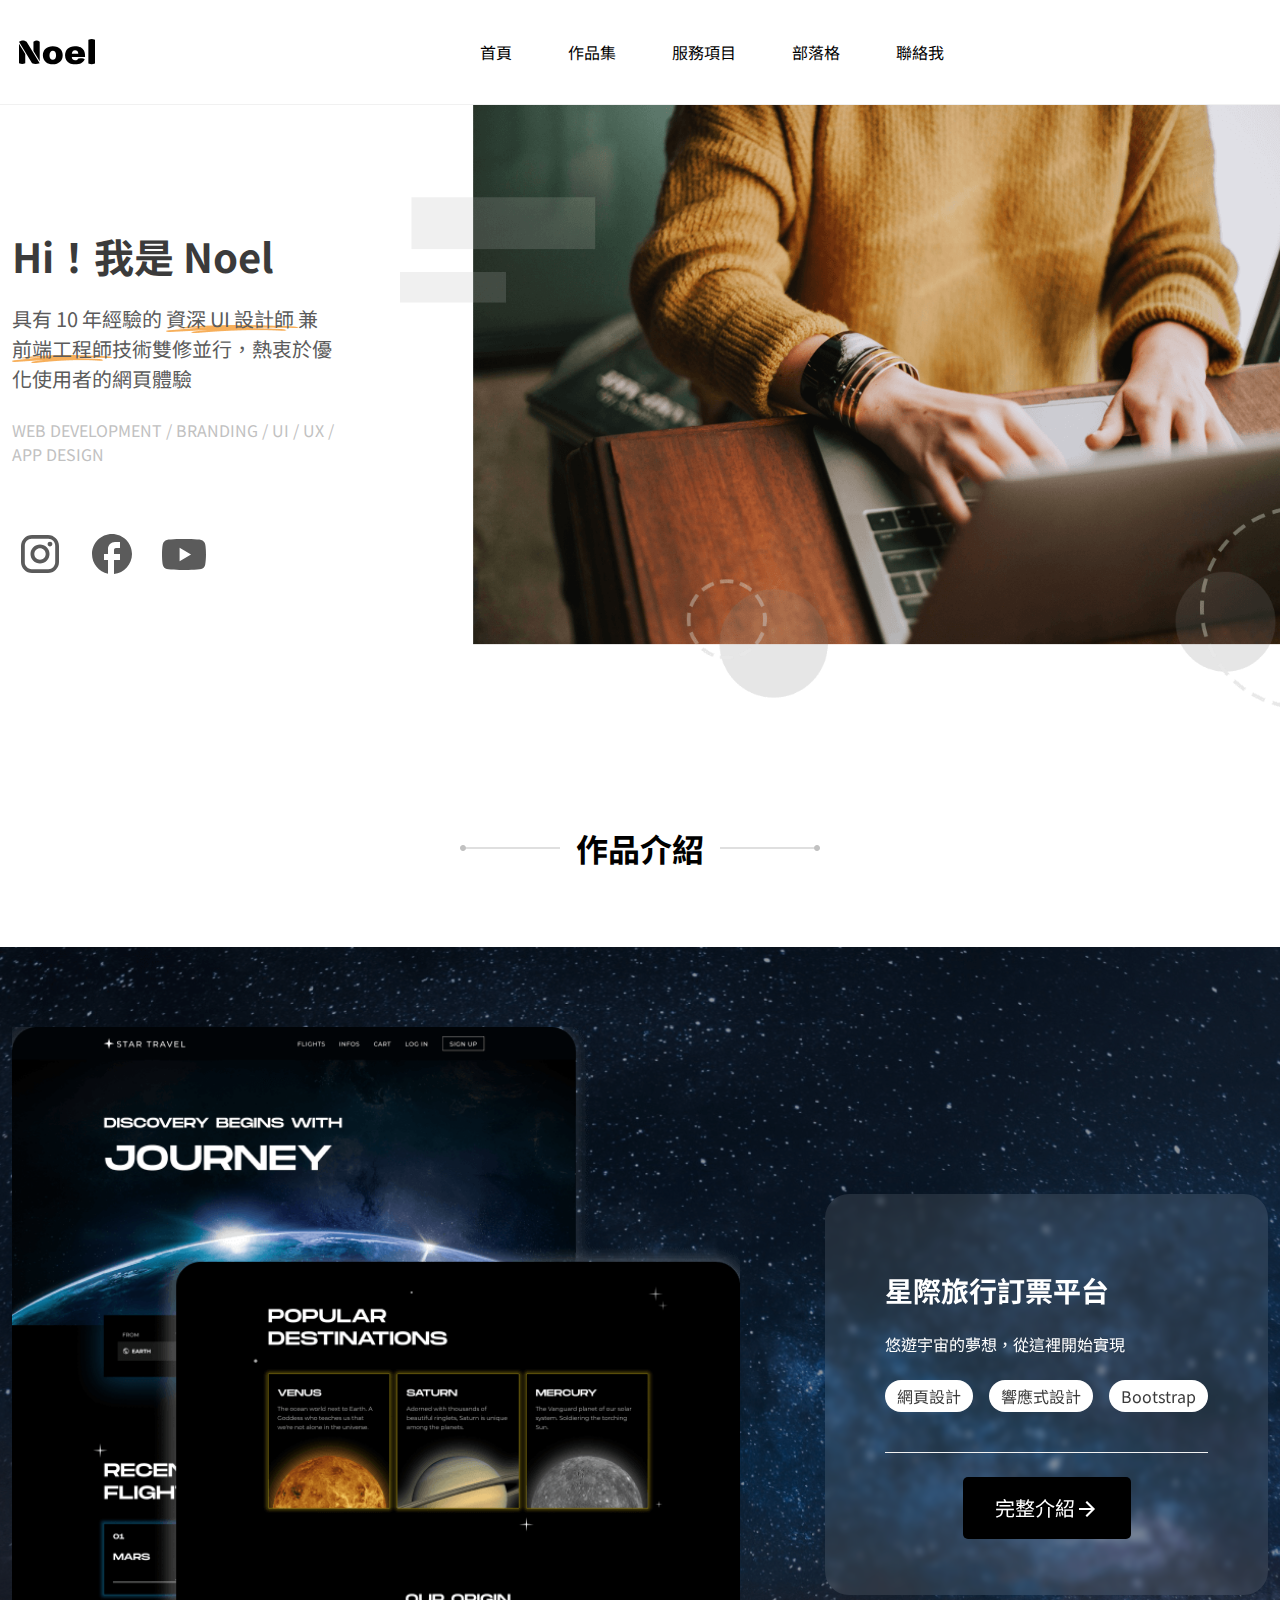
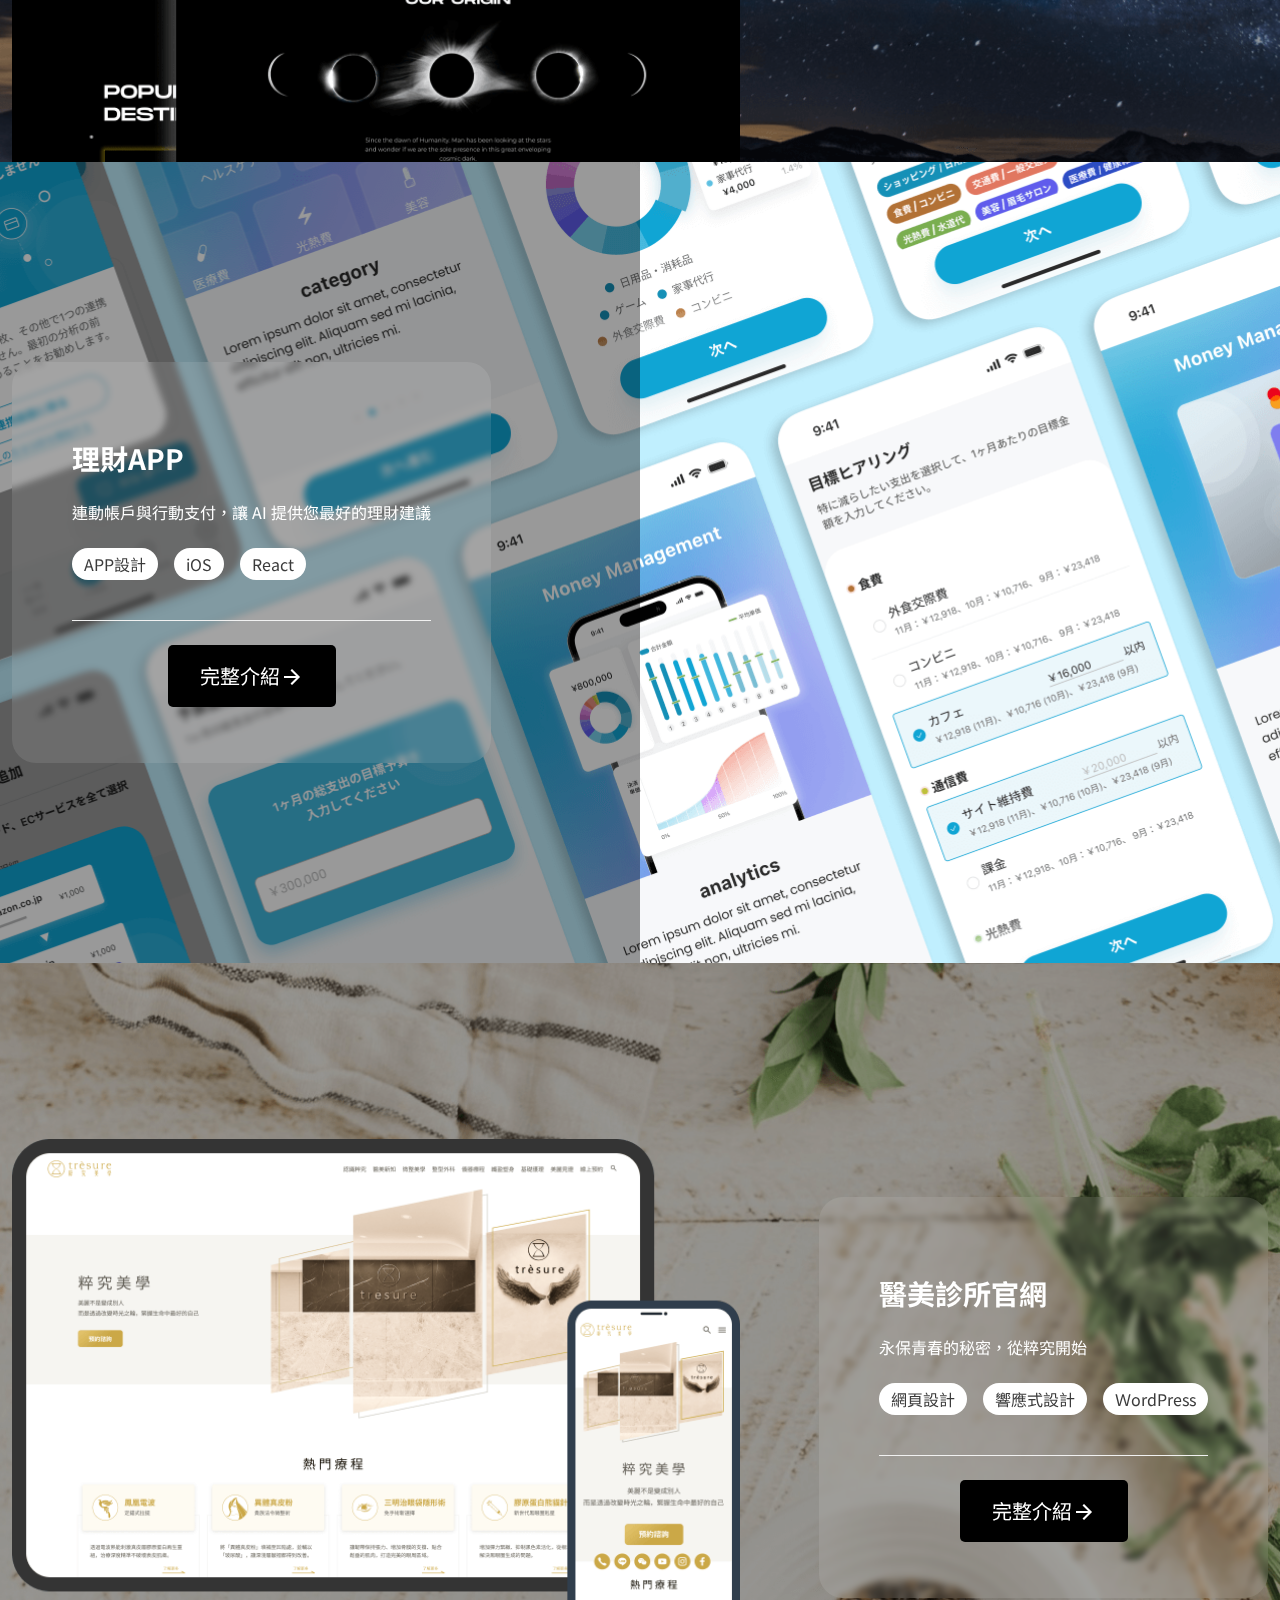
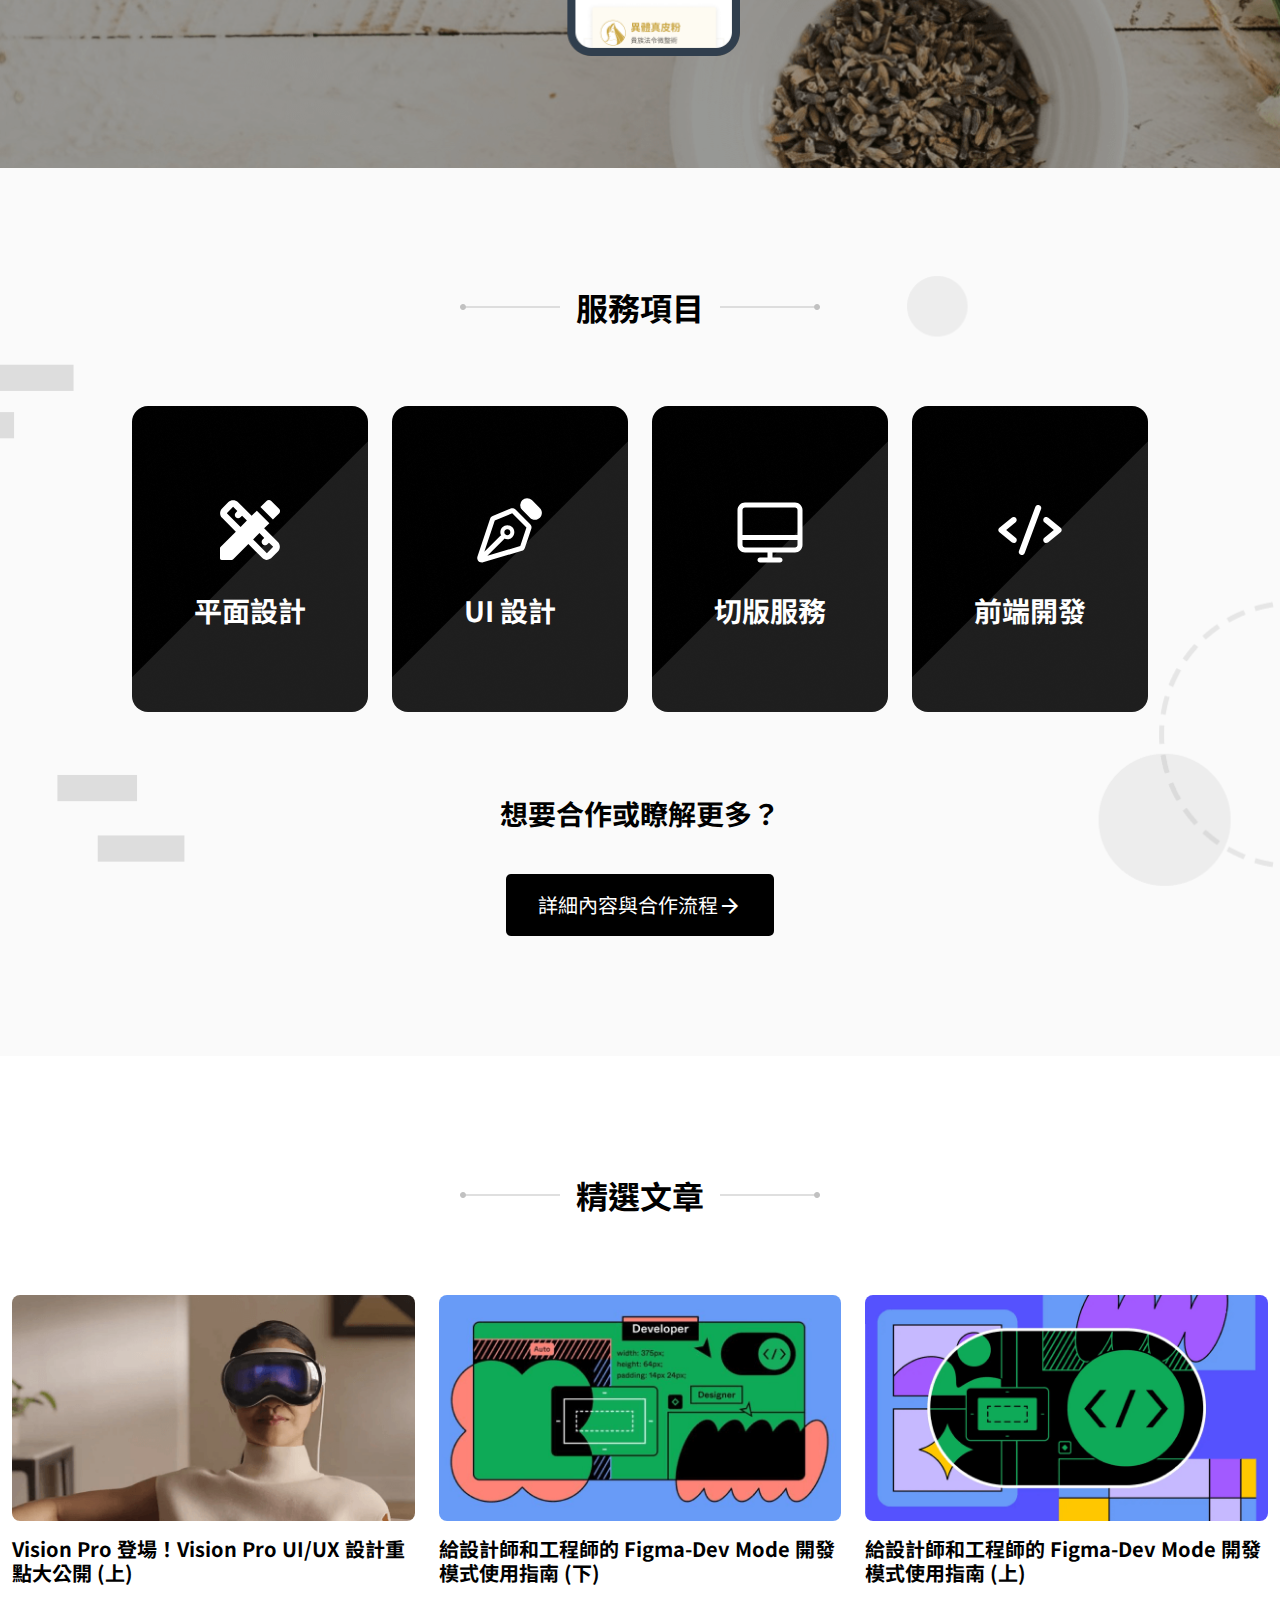
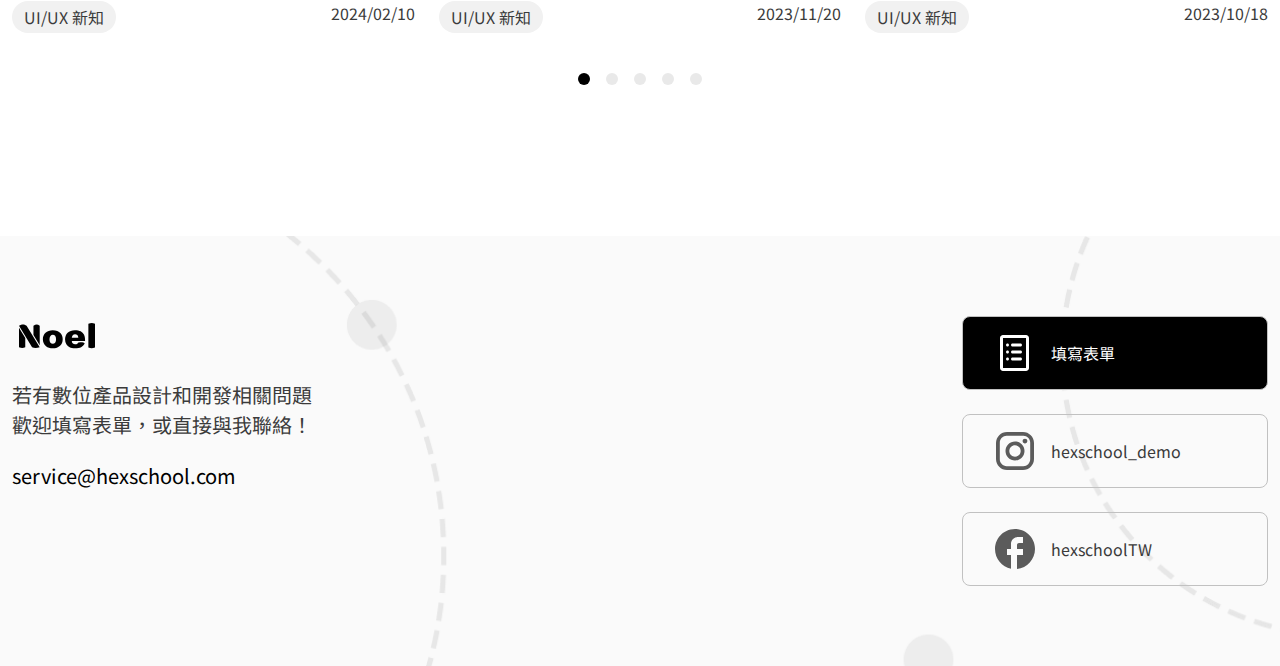
<file: index.html>
<!DOCTYPE html>
<html lang="en">

<head>
    <meta charset="UTF-8">
    <meta name="viewport" content="width=device-width, initial-scale=1.0">
    <link rel="stylesheet" href="./css/all.css">
    <link rel="stylesheet"
        href="https://fonts.googleapis.com/css2?family=Material+Symbols+Outlined:opsz,wght,FILL,GRAD@20..48,100..700,0..1,-50..200" />
    <title>首頁</title>
</head>

<body>
    <header class="header">
        <div class="container">
            <nav class="header-content">
                <h1><a href="index.html"><img src="./img/logo.svg" alt="logo"></a></h1>
                <ul class="header-content-menu">
                    <li><span class="top-border"></span><a href="index.html">首頁</a><span class="bottom-border"></span>
                    </li>
                    <li><span class="top-border"></span><a href="./pages/works.html">作品集</a><span
                            class="bottom-border"></span></li>
                    <li><span class="top-border"></span><a href="./pages/services.html">服務項目</a><span
                            class="bottom-border"></span></li>
                    <li><span class="top-border"></span><a href="./pages/blog.html">部落格</a><span
                            class="bottom-border"></span></li>
                    <li><span class="top-border"></span><a href="#contactMe">聯絡我</a><span class="bottom-border"></span>
                    </li>
                </ul>
                <button type="button" class="header-content-btn">
                    <span class="material-symbols-outlined hamburger-icon">
                        menu
                    </span>
                    <span class="material-symbols-outlined close-icon btn-close">
                        close
                    </span>
                </button>
            </nav>
        </div>
    </header>
    <main>
        <section class="home-banner">
            <div class="container">
                <div class="home-banner-content">
                    <div class="home-banner-content-text">
                        <h2 class="fs-1 fw primary-700">Hi！我是 Noel</h2>
                        <p class="fs-5 primary-600">具有 10 年經驗的 <span class="underline">資深 UI 設計師
                            </span>兼<span class="underline"> 前端工程師</span>技術雙修並行，熱衷於優化使用者的網頁體驗</p>
                        <p class="primary-400">WEB DEVELOPMENT / BRANDING / UI / UX / APP DESIGN</p>
                    </div>
                    <ul class="home-banner-content-links">
                        <li><a href="#"><img src="img/instagram.svg" alt="instagram_icon"></a></li>
                        <li><a href="#"><img src="img/facebook.svg" alt="facebook-icon"></a></li>
                        <li><a href="#"><img src="img/youtube.svg" alt="youtube-icon"></a></li>
                    </ul>
                </div>
            </div>
            <figure>
                <img src="img/hero-lg.png" alt="homepage-banner" class="imgLg-status">
                <img src="img/hero-sm.png" alt="homepage-banner-sm" class="imgSm-status">
            </figure>
        </section>
        <section class="home-title">
            <h2 class="home-title-text">
                <img src="img/title-deco-left-lg.png" alt="title-deco-left">
                作品介紹
                <img src="img/title-deco-right-lg.png"
                    alt="title-deco-right">
            </h2>
            <h2 class="home-title-text_sm  fs-4">
                <img src="img/title-deco-left-sm.png" alt="title-deco-left">
                作品介紹
                <img src="img/title-deco-right-sm.png"
                    alt="title-deco-right">
            </h2>
        </section>
        <section class="home-travel">
            <div class="container">
                <div class="home-travel-content">
                    <img src="img/homepage-work1.png" alt="homepage-work1-image">
                    <div class="home-travel-content-text primary-50">
                        <h3>星際旅行訂票平台</h3>
                        <p>悠遊宇宙的夢想，從這裡開始實現</p>
                        <ul class="home-travel-content-text-tags primary-700">
                            <li>網頁設計</li>
                            <li>響應式設計</li>
                            <li>Bootstrap</li>
                        </ul>
                        <div class="home-travel-content-text-link">
                            <a href="#" class="primary-50 fs-5">完整介紹<span class="material-symbols-outlined">
                                    arrow_forward
                                </span>
                            </a>
                        </div>
                    </div>
                </div>
            </div>
        </section>
        <section class="home-travel-mobile">
            <div class="home-travel-mobile-content">
                <div class="home-travel-mobile-content-img">
                    <img src="img/homepage-work1.png" alt="homepage-work1-image">
                </div>
                <div class="home-travel-mobile-content-text primary-50">
                    <h3 class="primary-900">星際旅行訂票平台</h3>
                    <p class="primary-600">悠遊宇宙的夢想，從這裡開始實現</p>
                    <ul class="home-travel-mobile-content-text-tags primary-700">
                        <li>網頁設計</li>
                        <li>響應式設計</li>
                        <li>Bootstrap</li>
                    </ul>
                    <div class="home-travel-mobile-content-text-link">
                        <a href="#" class="primary-50 fs-5">完整介紹<span class="material-symbols-outlined">
                                arrow_forward
                            </span>
                        </a>
                    </div>
                </div>
            </div>
        </section>
        <section class="home-app">
            <div class="container">
                <div class="home-app-content">
                    <div class="home-app-content-text primary-50">
                        <h3>理財APP</h3>
                        <p>連動帳戶與行動支付，讓 AI 提供您最好的理財建議</p>
                        <ul class="home-app-content-text-tags primary-700">
                            <li>APP設計</li>
                            <li>iOS</li>
                            <li>React</li>
                        </ul>
                        <div class="home-app-content-text-link">
                            <a href="#" class="primary-50 fs-5">完整介紹<span class="material-symbols-outlined">
                                    arrow_forward
                                </span>
                            </a>
                        </div>
                    </div>
                </div>
            </div>
        </section>
        <section class="home-app-mobile">
            <div class="home-app-mobile-content">
                <div class="home-app-mobile-content-img">
                    <img src="img/homepage-work2-sm.png" alt="homepage-work2-sm">
                </div>
                <div class="home-app-mobile-content-text primary-50">
                    <h3 class="primary-900">理財APP</h3>
                    <p class="primary-600">連動帳戶與行動支付，讓 AI 提供您最好的理財建議</p>
                    <ul class="home-app-mobile-content-text-tags primary-700">
                        <li>APP設計</li>
                        <li>iOS</li>
                        <li>React</li>
                    </ul>
                    <div class="home-app-mobile-content-text-link">
                        <a href="#" class="primary-50 fs-5">完整介紹<span class="material-symbols-outlined">
                                arrow_forward
                            </span>
                        </a>
                    </div>
                </div>
            </div>
        </section>
        <section class="home-clinic">
            <div class="container">
                <div class="home-clinic-content">
                    <img src="img/homepage-work3.png" alt="homepage-work3-image">
                    <div class="home-clinic-content-text primary-50">
                        <h3>醫美診所官網</h3>
                        <p>永保青春的秘密，從粹究開始</p>
                        <ul class="home-clinic-content-text-tags primary-700">
                            <li>網頁設計</li>
                            <li>響應式設計</li>
                            <li>ＷordPress</li>
                        </ul>
                        <div class="home-clinic-content-text-link">
                            <a href="#" class="primary-50 fs-5">完整介紹<span class="material-symbols-outlined">
                                    arrow_forward
                                </span>
                            </a>
                        </div>
                    </div>
                </div>
            </div>
        </section>
        <section class="home-clinic-mobile">
            <div class="home-clinic-mobile-content">
                <div class="home-clinic-mobile-content-img">
                    <img src="img/homepage-work3.png" alt="homepage-work3-image">
                </div>
                <div class="home-clinic-mobile-content-text primary-50">
                    <h3 class="primary-900">醫美診所官網</h3>
                    <p class="primary-600">永保青春的秘密，從粹究開始</p>
                    <ul class="home-clinic-mobile-content-text-tags primary-700">
                        <li>網頁設計</li>
                        <li>響應式設計</li>
                        <li>ＷordPress</li>
                    </ul>
                    <div class="home-clinic-mobile-content-text-link">
                        <a href="#" class="primary-50 fs-5">完整介紹<span class="material-symbols-outlined">
                                arrow_forward
                            </span>
                        </a>
                    </div>
                </div>
            </div>
        </section>
        <section class="home-services">
            <div class="home-title">
                <h2 class="home-title-text">
                    <img src="img/title-deco-left-lg.png" alt="title-deco-left">
                    服務項目
                    <img src="img/title-deco-right-lg.png"
                        alt="title-deco-right">
                </h2>
                <h2 class="home-title-text_sm fs-4">
                    <img src="img/title-deco-left-sm.png" alt="title-deco-left">
                    服務項目
                    <img src="img/title-deco-right-sm.png"
                        alt="title-deco-right">
                </h2>
            </div>
            <div class="container">
                <div class="home-services-content">
                    <ul class="home-services-content-cards primary-50">
                        <li>
                            <img src="img/service-item-visual.svg" alt="visual-icon">
                            <h3>平面設計</h3>
                        </li>
                        <li>
                            <img src="img/service-item-ui.svg" alt="ui-icon">
                            <h3>UI 設計</h3>
                        </li>
                        <li>
                            <img src="img/service-item-html&css.svg" alt="html&css-icon">
                            <h3>切版服務</h3>
                        </li>
                        <li>
                            <img src="img/service-item-front-end.svg" alt="front-end-icon">
                            <h3>前端開發</h3>
                        </li>
                    </ul>
                    <div class="home-services-content-contact">
                        <p class="fs-3 font-weight-bold">想要合作或瞭解更多？</p>
                        <a href="#" class="primary-50 fs-5">詳細內容與合作流程<span class="material-symbols-outlined">
                                arrow_forward
                            </span></a>
                    </div>
                </div>
            </div>
        </section>
        <section class="home-title">
            <h2 class="home-title-text">
                <img src="img/title-deco-left-lg.png" alt="title-deco-left">
                精選文章
                <img src="img/title-deco-right-lg.png"
                    alt="title-deco-right">
            </h2>
            <h2 class="home-title-text_sm fs-4">
                <img src="img/title-deco-left-sm.png" alt="title-deco-left">
                精選文章
                <img src="img/title-deco-right-sm.png"
                    alt="title-deco-right">
            </h2>
        </section>
        <section class="home-articles">
            <div class="container">
                <div class="home-articles-content">
                    <ul class="home-articles-content-item">
                        <li>
                            <img src="img/article-image1.png" alt="article-image1">
                            <h5>Vision Pro 登場！Vision Pro UI/UX 設計重點大公開 (上)</h5>
                            <div class="home-articles-content-item-tags primary-700">
                                <p>UI/UX 新知</p>
                                <time>2024/02/10</time>
                            </div>
                        </li>
                        <li>
                            <img src="img/article-image2.png" alt="article-image2">
                            <h5>給設計師和工程師的 Figma-Dev Mode 開發模式使用指南 (下)</h5>
                            <div class="home-articles-content-item-tags primary-700">
                                <p>UI/UX 新知</p>
                                <time>2023/11/20</time>
                            </div>
                        </li>
                        <li>
                            <img src="img/article-image3.png" alt="article-image3">
                            <h5>給設計師和工程師的 Figma-Dev Mode 開發模式使用指南 (上)</h5>
                            <div class="home-articles-content-item-tags primary-700">
                                <p>UI/UX 新知</p>
                                <time>2023/10/18</time>
                            </div>
                        </li>
                    </ul>
                    <ul class="home-articles-content-pageBtn">
                        <li><a href="#" class="pageBtn-active"></a></li>
                        <li><a href="#"></a></li>
                        <li><a href="#"></a></li>
                        <li><a href="#"></a></li>
                        <li><a href="#"></a></li>
                    </ul>
                    <div class="home-articles-content-link">
                        <a href="#" class="home-articles-content-link primary-50 fs-5">更多文章<span class="material-symbols-outlined">
                            arrow_forward
                        </span></a>
                    </div>
                </div>
            </div>
        </section>
    </main>
    <footer class="footer" id="contactMe">
        <div class="container">
            <div class="footer-content">
                <ul class="footer-content-info">
                    <h1><a href="../index.html"><img src="img/logo.svg" alt="logo"></a></h1>
                    <p class="fs-5 primary-700">若有數位產品設計和開發相關問題<br>歡迎填寫表單，或直接與我聯絡！</p>
                    <h5 class="font-weight-normal primary-500"><a href="mailto:service@hexschool.com">service@hexschool.com</a></h5>
                </ul>
                <div class="footer-content-form">
                    <a href="#" class="form-active"><img src="img/list.svg" alt="list-icon">填寫表單</a>
                    <a href="#"><img src="img/instagram.svg" alt="instagram-icon">hexschool_demo</a>
                    <a href="#"><img src="img/facebook.svg" alt="facebook-icon">hexschoolTW</a>
                </div>
            </div>
        </div>
    </footer>
    <script src="./js/jquery-3.7.1.min.js"></script>
    <script src="./js/all.js"></script>
</body>

</html>
</file>
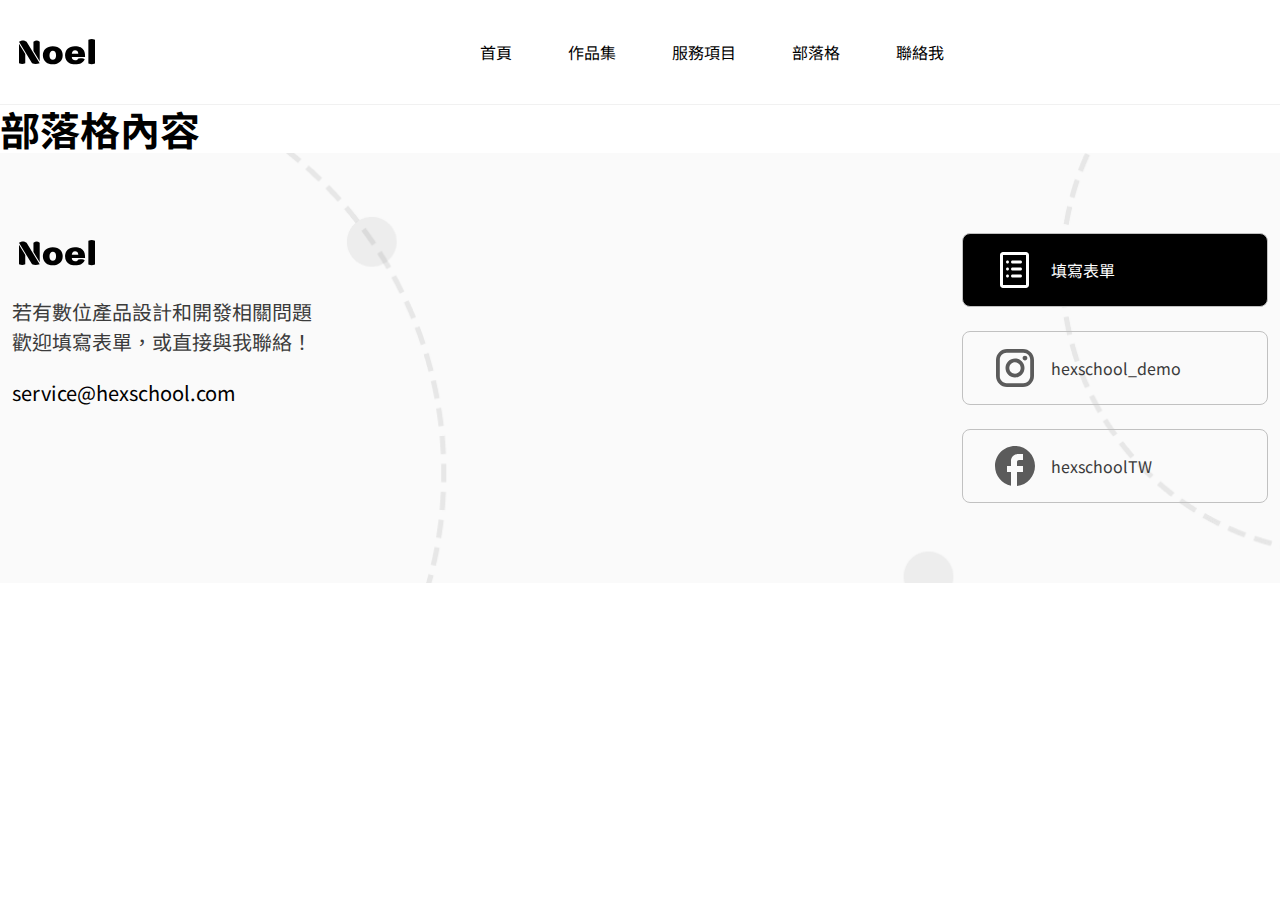
<file: pages/blog.html>
<!DOCTYPE html>
<html lang="en">

<head>
    <meta charset="UTF-8">
    <meta name="viewport" content="width=device-width, initial-scale=1.0">
    <link rel="stylesheet" href="../css/all.css">
    <link rel="stylesheet"
        href="https://fonts.googleapis.com/css2?family=Material+Symbols+Outlined:opsz,wght,FILL,GRAD@20..48,100..700,0..1,-50..200" />
    <title>部落格</title>
</head>

<body>
    <header class="header">
        <div class="container">
            <nav class="header-content">
                <h1><a href="../index.html"><img src="../img/logo.svg" alt="logo"></a></h1>
                <ul class="header-content-menu">
                    <li><span class="top-border"></span><a href="../index.html">首頁</a><span class="bottom-border"></span></li>
                    <li><span class="top-border"></span><a href="./works.html">作品集</a><span class="bottom-border"></span></li>
                    <li><span class="top-border"></span><a href="./services.html">服務項目</a><span class="bottom-border"></span></li>
                    <li><span class="top-border"></span><a href="./blog.html">部落格</a><span class="bottom-border"></span></li>
                    <li><span class="top-border"></span><a href="#contactMe">聯絡我</a><span class="bottom-border"></span></li>
                </ul>
                <button type="button" class="header-content-btn">
                    <span class="material-symbols-outlined hamburger-icon">
                        menu
                    </span>
                    <span class="material-symbols-outlined close-icon btn-close">
                        close
                    </span>
                </button>
            </nav>
        </div>
    </header>
    <main><h1>部落格內容</h1></main>
    <footer class="footer" id="contactMe">
        <div class="container">
            <div class="footer-content">
                <ul class="footer-content-info">
                    <h1><a href="../index.html"><img src="../img/logo.svg" alt="logo"></a></h1>
                    <p class="fs-5 primary-700">若有數位產品設計和開發相關問題<br>歡迎填寫表單，或直接與我聯絡！</p>
                    <h5 class="font-weight-normal primary-500"><a href="mailto:service@hexschool.com">service@hexschool.com</a></h5>
                </ul>
                <div class="footer-content-form">
                    <a href="#" class="form-active"><img src="../img/list.svg" alt="list-icon">填寫表單</a>
                    <a href="#"><img src="../img/instagram.svg" alt="instagram-icon">hexschool_demo</a>
                    <a href="#"><img src="../img/facebook.svg" alt="facebook-icon">hexschoolTW</a>
                </div>
            </div>
        </div>
    </footer>
    <script src="../js/jquery-3.7.1.min.js"></script>
    <script src="../js/all.js"></script>
</body>

</html>
</file>
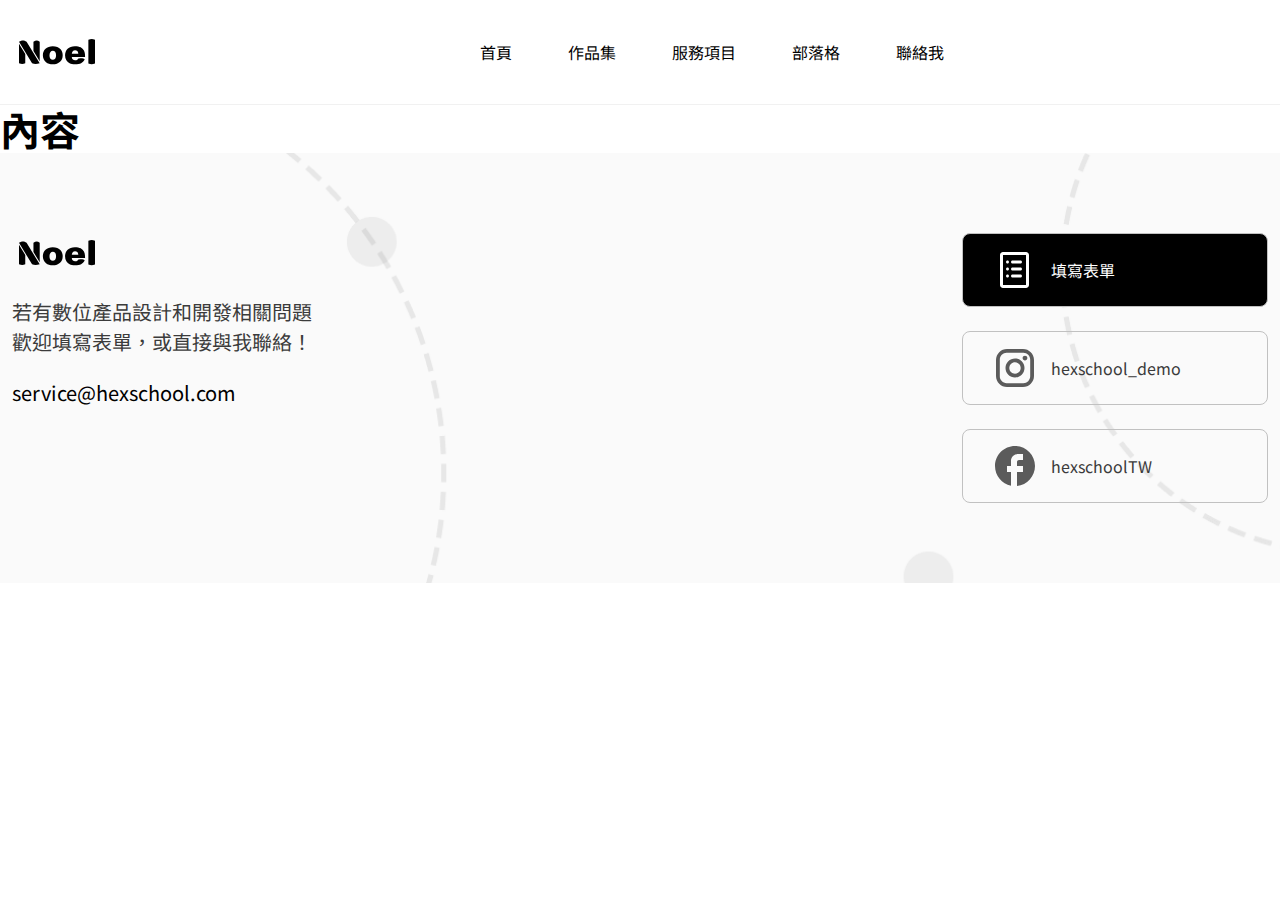
<file: pages/layout.html>
<!DOCTYPE html>
<html lang="en">

<head>
    <meta charset="UTF-8">
    <meta name="viewport" content="width=device-width, initial-scale=1.0">
    <link rel="stylesheet" href="../css/all.css">
    <link rel="stylesheet"
        href="https://fonts.googleapis.com/css2?family=Material+Symbols+Outlined:opsz,wght,FILL,GRAD@20..48,100..700,0..1,-50..200" />
    <title>部落格</title>
</head>

<body>
    <header class="header">
        <div class="container">
            <nav class="header-content">
                <h1><a href="../index.html"><img src="../img/logo.svg" alt="logo"></a></h1>
                <ul class="header-content-menu">
                    <li><span class="top-border"></span><a href="../index.html">首頁</a><span class="bottom-border"></span></li>
                    <li><span class="top-border"></span><a href="./works.html">作品集</a><span class="bottom-border"></span></li>
                    <li><span class="top-border"></span><a href="./services.html">服務項目</a><span class="bottom-border"></span></li>
                    <li><span class="top-border"></span><a href="./blog.html">部落格</a><span class="bottom-border"></span></li>
                    <li><span class="top-border"></span><a href="#contactMe">聯絡我</a><span class="bottom-border"></span></li>
                </ul>
                <button type="button" class="header-content-btn">
                    <span class="material-symbols-outlined hamburger-icon">
                        menu
                    </span>
                    <span class="material-symbols-outlined close-icon btn-close">
                        close
                    </span>
                </button>
            </nav>
        </div>
    </header>
    <main><h1>內容</h1></main>
    <footer class="footer" id="contactMe">
        <div class="container">
            <div class="footer-content">
                <ul class="footer-content-info">
                    <h1><a href="../index.html"><img src="../img/logo.svg" alt="logo"></a></h1>
                    <p class="fs-5 primary-700">若有數位產品設計和開發相關問題<br>歡迎填寫表單，或直接與我聯絡！</p>
                    <h5 class="font-weight-normal primary-500"><a href="mailto:service@hexschool.com">service@hexschool.com</a></h5>
                </ul>
                <div class="footer-content-form">
                    <a href="#" class="form-active"><img src="../img/list.svg" alt="list-icon">填寫表單</a>
                    <a href="#"><img src="../img/instagram.svg" alt="instagram-icon">hexschool_demo</a>
                    <a href="#"><img src="../img/facebook.svg" alt="facebook-icon">hexschoolTW</a>
                </div>
            </div>
        </div>
    </footer>
    <script src="../js/jquery-3.7.1.min.js"></script>
    <script src="../js/all.js"></script>
</body>

</html>
</file>
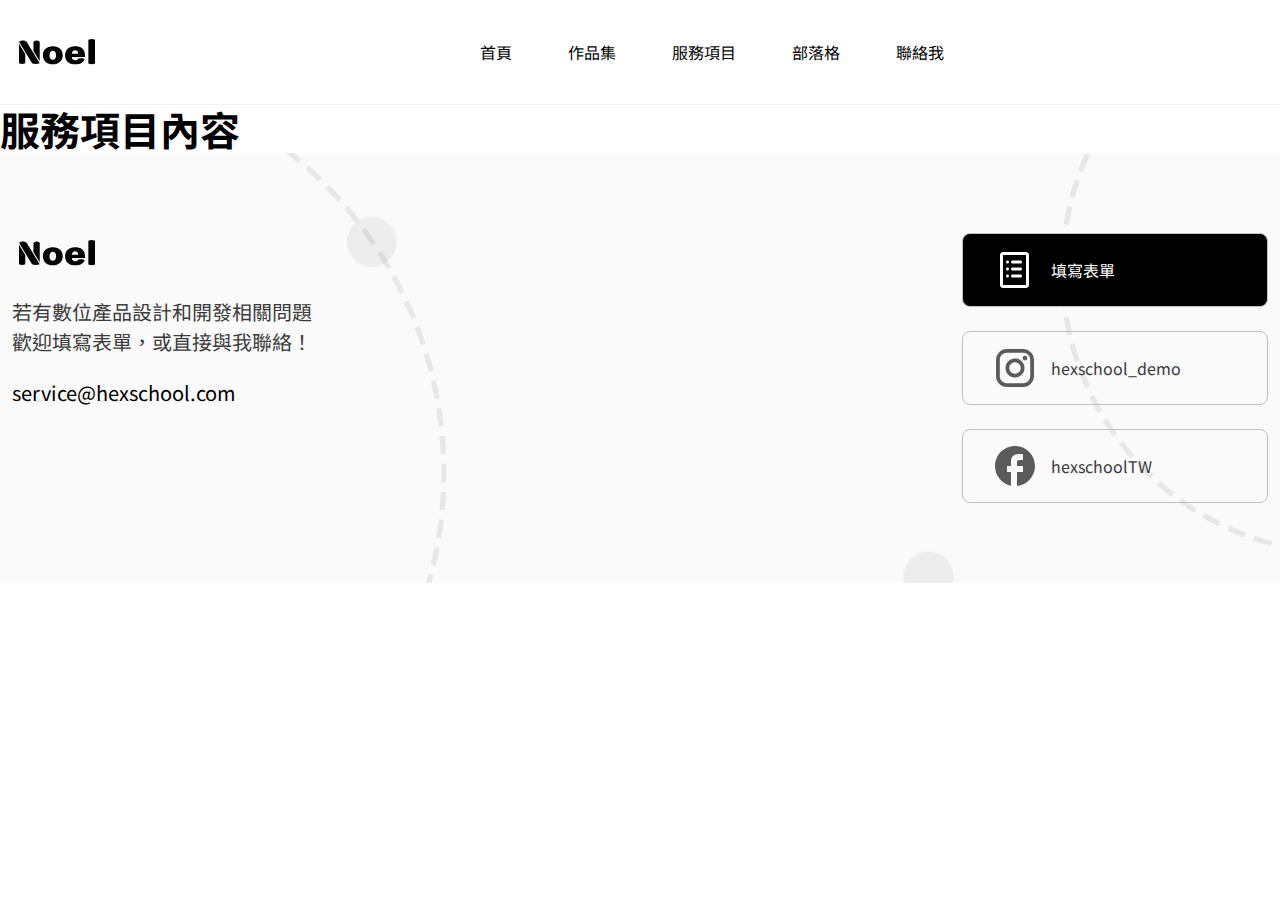
<file: pages/services.html>
<!DOCTYPE html>
<html lang="en">

<head>
    <meta charset="UTF-8">
    <meta name="viewport" content="width=device-width, initial-scale=1.0">
    <link rel="stylesheet" href="../css/all.css">
    <link rel="stylesheet"
        href="https://fonts.googleapis.com/css2?family=Material+Symbols+Outlined:opsz,wght,FILL,GRAD@20..48,100..700,0..1,-50..200" />
    <title>服務項目</title>
</head>

<body>
    <header class="header">
        <div class="container">
            <nav class="header-content">
                <h1><a href="../index.html"><img src="../img/logo.svg" alt="logo"></a></h1>
                <ul class="header-content-menu">
                    <li><span class="top-border"></span><a href="../index.html">首頁</a><span class="bottom-border"></span></li>
                    <li><span class="top-border"></span><a href="./works.html">作品集</a><span class="bottom-border"></span></li>
                    <li><span class="top-border"></span><a href="./services.html">服務項目</a><span class="bottom-border"></span></li>
                    <li><span class="top-border"></span><a href="./blog.html">部落格</a><span class="bottom-border"></span></li>
                    <li><span class="top-border"></span><a href="#contactMe">聯絡我</a><span class="bottom-border"></span></li>
                </ul>
                <button type="button" class="header-content-btn">
                    <span class="material-symbols-outlined hamburger-icon">
                        menu
                    </span>
                    <span class="material-symbols-outlined close-icon btn-close">
                        close
                    </span>
                </button>
            </nav>
        </div>
    </header>
    <main><h1>服務項目內容</h1></main>
    <footer class="footer" id="contactMe">
        <div class="container">
            <div class="footer-content">
                <ul class="footer-content-info">
                    <h1><a href="../index.html"><img src="../img/logo.svg" alt="logo"></a></h1>
                    <p class="fs-5 primary-700">若有數位產品設計和開發相關問題<br>歡迎填寫表單，或直接與我聯絡！</p>
                    <h5 class="font-weight-normal primary-500"><a href="mailto:service@hexschool.com">service@hexschool.com</a></h5>
                </ul>
                <div class="footer-content-form">
                    <a href="#" class="form-active"><img src="../img/list.svg" alt="list-icon">填寫表單</a>
                    <a href="#"><img src="../img/instagram.svg" alt="instagram-icon">hexschool_demo</a>
                    <a href="#"><img src="../img/facebook.svg" alt="facebook-icon">hexschoolTW</a>
                </div>
            </div>
        </div>
    </footer>
    <script src="../js/jquery-3.7.1.min.js"></script>
    <script src="../js/all.js"></script>
</body>

</html>
</file>
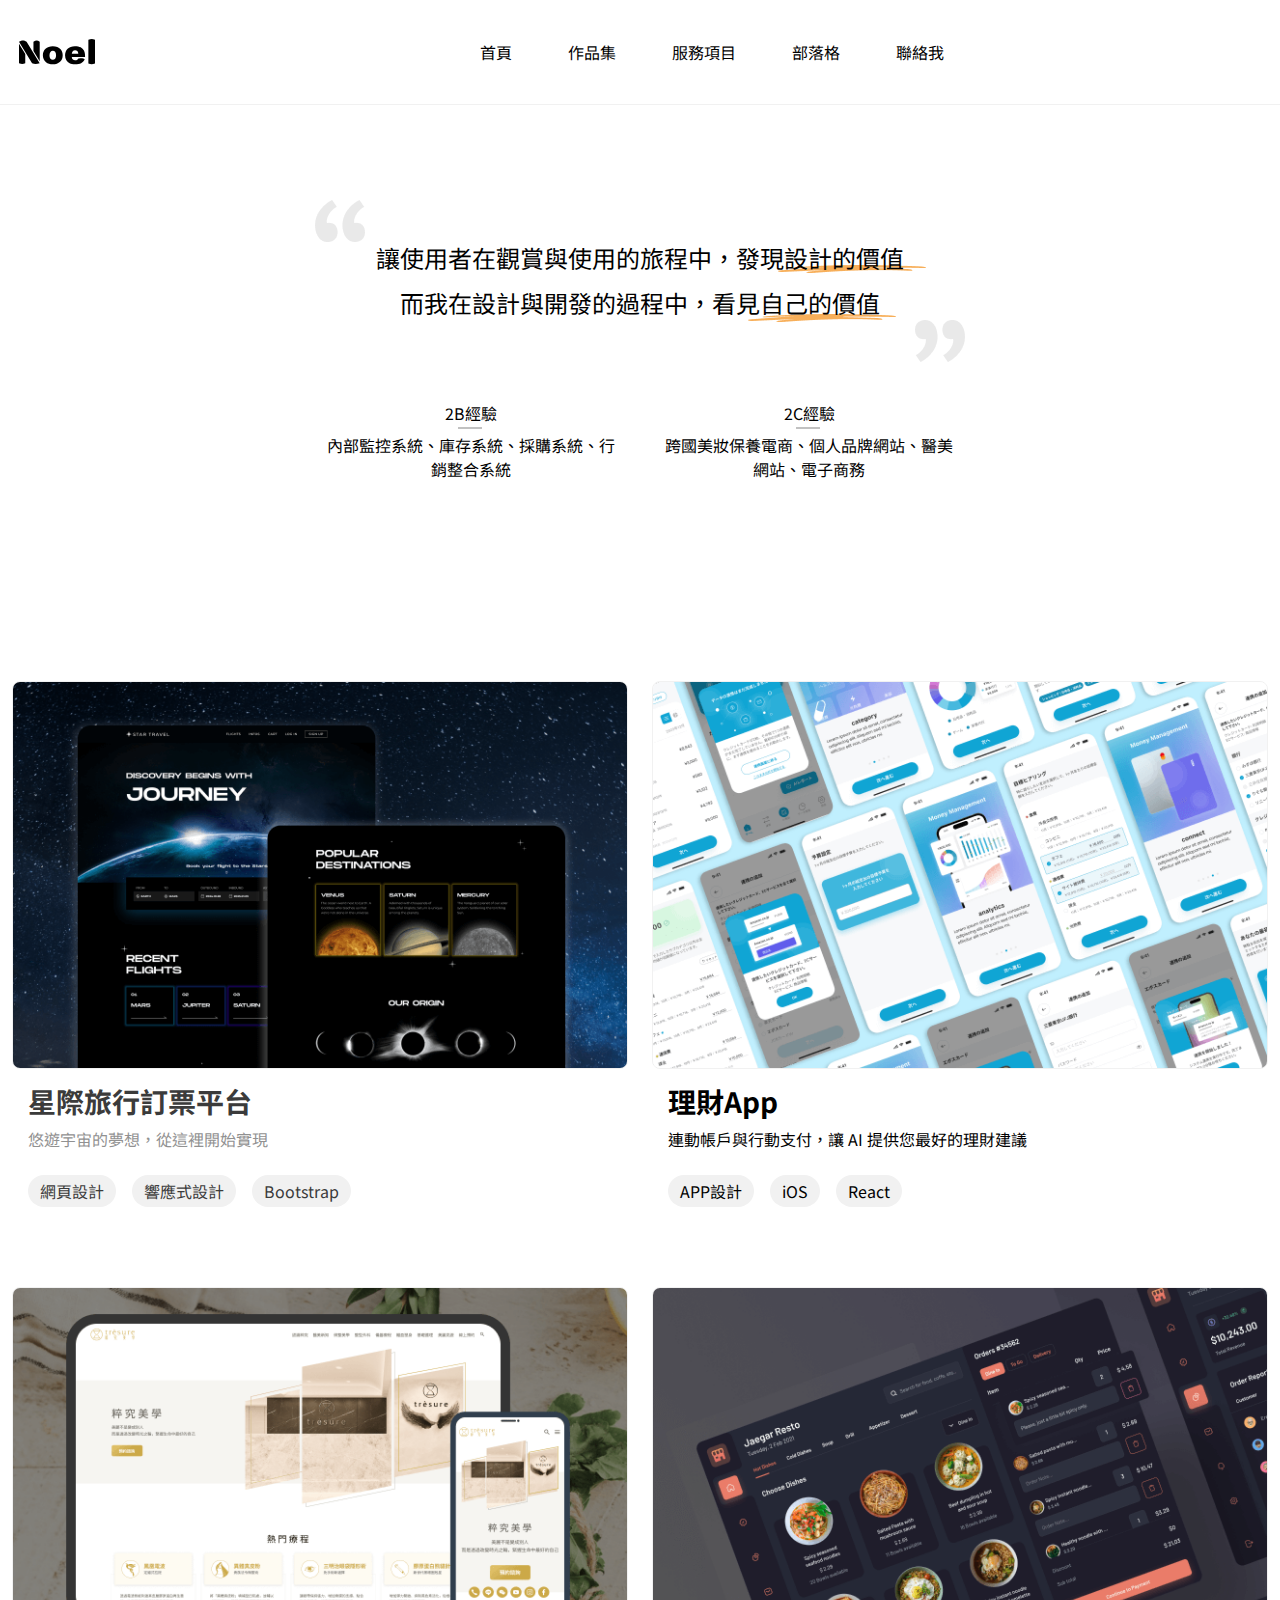
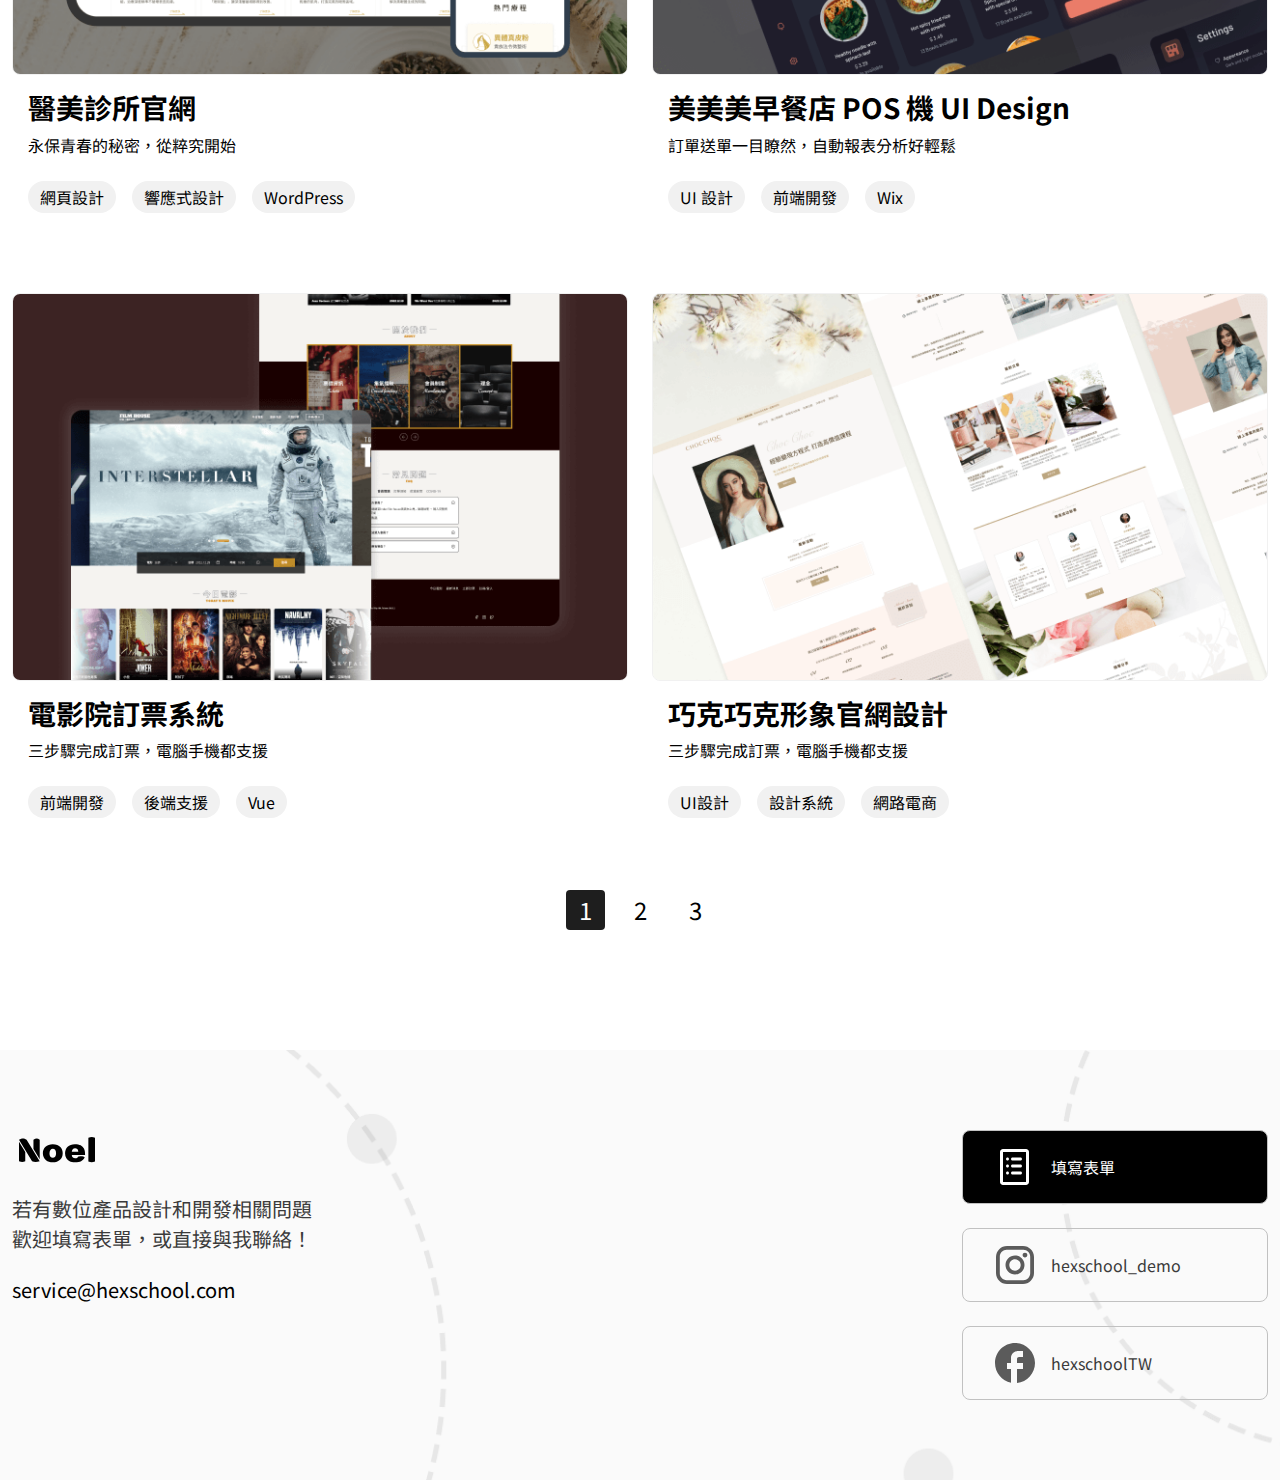
<file: pages/works.html>
<!DOCTYPE html>
<html lang="en">

<head>
    <meta charset="UTF-8">
    <meta name="viewport" content="width=device-width, initial-scale=1.0">
    <link rel="stylesheet" href="../css/all.css">
    <link rel="stylesheet"
        href="https://fonts.googleapis.com/css2?family=Material+Symbols+Outlined:opsz,wght,FILL,GRAD@20..48,100..700,0..1,-50..200" />
    <title>作品集</title>
</head>

<body>
    <header class="header">
        <div class="container">
            <nav class="header-content">
                <h1><a href="../index.html"><img src="../img/logo.svg" alt="logo"></a></h1>
                <ul class="header-content-menu">
                    <li><span class="top-border"></span><a href="../index.html">首頁</a><span class="bottom-border"></span></li>
                    <li><span class="top-border"></span><a href="./works.html">作品集</a><span class="bottom-border"></span></li>
                    <li><span class="top-border"></span><a href="./services.html">服務項目</a><span class="bottom-border"></span></li>
                    <li><span class="top-border"></span><a href="./blog.html">部落格</a><span class="bottom-border"></span></li>
                    <li><span class="top-border"></span><a href="#contactMe">聯絡我</a><span class="bottom-border"></span></li>
                </ul>
                <button type="button" class="header-content-btn">
                    <span class="material-symbols-outlined hamburger-icon">
                        menu
                    </span>
                    <span class="material-symbols-outlined close-icon btn-close">
                        close
                    </span>
                </button>
            </nav>
        </div>
    </header>
    <main>
        <section class="works-title">
            <div class="container">
                <div class="works-title-content">
                    <div class="works-title-content-title">
                        <img src="../img/quote-left.png" alt="quote-left" class="quote-left">
                        <h4 class="font-weight-normal">讓使用者在觀賞與使用的旅程中，發現設計的價值<br><span>而我在設計與開發的過程中，看見自己的價值</span></h4>
                        <img src="../img/quote-right.png" alt="quote-right" class="quote-right">
                    </div>
                    <ul class="works-title-content-text">
                        <li>
                            <h6>2B經驗</h6>
                            <p>內部監控系統、庫存系統、採購系統、行銷整合系統</p>
                        </li>
                        <li>
                            <h6>2C經驗</h6>
                            <p>跨國美妝保養電商、個人品牌網站、醫美網站、電子商務</p>
                        </li>
                    </ul>
                </div>
            </div>
        </section>
        <section class="works-content">
            <div class="container">
                <ul class="works-content-list">
                    <li>
                        <img src="../img/work-image1.png" alt="work-image1">
                        <div class="works-content-list-text">
                            <div class="works-content-list-text-title">
                                <h3 class="primary-700">星際旅行訂票平台</h3>
                                <p class="primary-500">悠遊宇宙的夢想，從這裡開始實現</p>
                            </div>
                            <ul class="works-content-list-text-tags primary-700">
                                <li>網頁設計</li>
                                <li>響應式設計</li>
                                <li>Bootstrap</li>
                            </ul>
                        </div>
                    </li>
                    <li>
                        <img src="../img/work-image2.png" alt="work-image2">
                        <div class="works-content-list-text">
                            <div class="works-content-list-text-title">
                                <h3>理財App</h3>
                                <p>連動帳戶與行動支付，讓 AI 提供您最好的理財建議</p>
                            </div>
                            <ul class="works-content-list-text-tags">
                                <li>APP設計</li>
                                <li>iOS</li>
                                <li>React</li>
                            </ul>
                        </div>
                    </li>
                    <li>
                        <img src="../img/work-image3.png" alt="work-image3">
                        <div class="works-content-list-text">
                            <div class="works-content-list-text-title">
                                <h3>醫美診所官網</h3>
                                <p>永保青春的秘密，從粹究開始</p>
                            </div>
                            <ul class="works-content-list-text-tags">
                                <li>網頁設計</li>
                                <li>響應式設計</li>
                                <li>WordPress</li>
                            </ul>
                        </div>
                    </li>
                    <li>
                        <img src="../img/work-image4.png" alt="work-image4">
                        <div class="works-content-list-text">
                            <div class="works-content-list-text-title">
                                <h3>美美美早餐店 POS 機 UI Design</h3>
                                <p>訂單送單一目瞭然，自動報表分析好輕鬆</p>
                            </div>
                            <ul class="works-content-list-text-tags">
                                <li>UI 設計</li>
                                <li>前端開發</li>
                                <li>Wix</li>
                            </ul>
                        </div>
                    </li>
                    <li>
                        <img src="../img/work-image5.png" alt="work-image5">
                        <div class="works-content-list-text">
                            <div class="works-content-list-text-title">
                                <h3>電影院訂票系統</h3>
                                <p>三步驟完成訂票，電腦手機都支援</p>
                            </div>
                            <ul class="works-content-list-text-tags">
                                <li>前端開發</li>
                                <li>後端支援</li>
                                <li>Vue</li>
                            </ul>
                        </div>
                    </li>
                    <li>
                        <img src="../img/work-image6.png" alt="work-image6">
                        <div class="works-content-list-text">
                            <div class="works-content-list-text-title">
                                <h3>巧克巧克形象官網設計</h3>
                                <p>三步驟完成訂票，電腦手機都支援</p>
                            </div>
                            <ul class="works-content-list-text-tags">
                                <li>UI設計</li>
                                <li>設計系統</li>
                                <li>網路電商</li>
                            </ul>
                        </div>
                    </li>
                </ul>
                <ul class="works-content-pagesBtn fs-4">
                    <li><a href="#" class="works-content-pagesBtn-active">1</a></li>
                    <li><a href="#">2</a></li>
                    <li><a href="#">3</a></li>
                </ul>
            </div>
        </section>
    </main>
    <footer class="footer" id="contactMe">
        <div class="container">
            <div class="footer-content">
                <ul class="footer-content-info">
                    <h1><a href="../index.html"><img src="../img/logo.svg" alt="logo"></a></h1>
                    <p class="fs-5 primary-700">若有數位產品設計和開發相關問題<br>歡迎填寫表單，或直接與我聯絡！</p>
                    <h5 class="font-weight-normal primary-500"><a href="mailto:service@hexschool.com">service@hexschool.com</a></h5>
                </ul>
                <div class="footer-content-form">
                    <a href="#" class="form-active"><img src="../img/list.svg" alt="list-icon">填寫表單</a>
                    <a href="#"><img src="../img/instagram.svg" alt="instagram-icon">hexschool_demo</a>
                    <a href="#"><img src="../img/facebook.svg" alt="facebook-icon">hexschoolTW</a>
                </div>
            </div>
        </div>
    </footer>
    <script src="../js/jquery-3.7.1.min.js"></script>
    <script src="../js/all.js"></script>
</body>

</html>
</file>
<file: css/all.css>
/* http://meyerweb.com/eric/tools/css/reset/ 
   v2.0 | 20110126
   License: none (public domain)
*/
@import url("https://fonts.googleapis.com/css2?family=Noto+Sans+TC:wght@100..900&display=swap");
html, body, div, span, applet, object, iframe,
h1, h2, h3, h4, h5, h6, p, blockquote, pre,
a, abbr, acronym, address, big, cite, code,
del, dfn, em, img, ins, kbd, q, s, samp,
small, strike, strong, sub, sup, tt, var,
b, u, i, center,
dl, dt, dd, ol, ul, li,
fieldset, form, label, legend,
table, caption, tbody, tfoot, thead, tr, th, td,
article, aside, canvas, details, embed,
figure, figcaption, footer, header, hgroup,
menu, nav, output, ruby, section, summary,
time, mark, audio, video {
  margin: 0;
  padding: 0;
  border: 0;
  font-size: 100%;
  font: inherit;
  vertical-align: baseline;
}

/* HTML5 display-role reset for older browsers */
article, aside, details, figcaption, figure,
footer, header, hgroup, menu, nav, section {
  display: block;
}

body {
  line-height: 1;
}

ol, ul {
  list-style: none;
}

blockquote, q {
  quotes: none;
}

blockquote:before, blockquote:after,
q:before, q:after {
  content: "";
  content: none;
}

table {
  border-collapse: collapse;
  border-spacing: 0;
}

*, *::before, *::after {
  box-sizing: border-box;
}

body {
  font-family: "Noto Sans TC", sans-serif;
  font-size: 16px;
  line-height: 1.5;
  font-weight: 400;
}

img {
  display: block;
  max-width: 100%;
  height: auto;
}

a {
  display: block;
  text-decoration: none;
  color: #000000;
}
a:hover {
  font-weight: bold;
}

.container {
  max-width: 1296px;
  margin: 0 auto;
  padding: 0 12px;
}

h1 {
  font-size: 40px;
  font-weight: bold;
  line-height: 1.2;
}

h2 {
  font-size: 32px;
  font-weight: bold;
  line-height: 1.2;
}

h3 {
  font-size: 28px;
  font-weight: bold;
  line-height: 1.2;
}

h4 {
  font-size: 24px;
  font-weight: bold;
  line-height: 1.2;
}

h5 {
  font-size: 20px;
  font-weight: bold;
  line-height: 1.2;
}

.fs-1 {
  font-size: 40px;
}

.fs-2 {
  font-size: 32px;
}

.fs-3 {
  font-size: 28px;
}

.fs-4 {
  font-size: 24px;
}

.fs-5 {
  font-size: 20px;
}

.fs-6 {
  font-size: 16px;
}

.letter-spacing {
  letter-spacing: 0.12em;
}

.font-weight-bold {
  font-weight: bold;
}

.font-weight-normal {
  font-weight: normal;
}

.primary-900 {
  color: #000000;
}

.primary-800 {
  color: #1E1E1E;
}

.primary-700 {
  color: #3B3B3B;
}

.primary-600 {
  color: #5B5B5B;
}

.primary-500 {
  color: #919191;
}

.primary-400 {
  color: #C1C1C1;
}

.primary-300 {
  color: #E9E9E9;
}

.primary-200 {
  color: #F1F1F1;
}

.primary-100 {
  color: #FAFAFA;
}

.primary-50 {
  color: #FFFFFF;
}

.header {
  padding: 32px 0;
  border-bottom: 1px solid #F1F1F1;
  position: sticky;
  top: 0;
  background-color: #FFFFFF;
  z-index: 2;
}
@media (max-width: 992px) {
  .header {
    padding: 8px 0;
  }
  .header .container {
    padding: 0;
  }
}
.header-content {
  display: flex;
  align-items: center;
  gap: 370px;
  position: relative;
}
@media (max-width: 992px) {
  .header-content {
    justify-content: space-between;
    gap: 0;
    padding: 0 8px;
    height: 56px;
  }
  .header-content .menu-active {
    display: flex;
  }
}
.header-content-menu {
  display: flex;
  gap: 40px;
}
.header-content-menu li {
  position: relative;
}
.header-content-menu li a {
  padding: 8px;
}
.header-content-menu li:hover .top-border::before {
  content: "";
  position: absolute;
  width: 8px;
  height: 8px;
  top: 0;
  left: 0;
  border-top: 2px solid #919191;
  border-left: 2px solid #919191;
}
.header-content-menu li:hover .top-border::after {
  content: "";
  position: absolute;
  width: 8px;
  height: 8px;
  top: 0;
  right: 0;
  border-top: 2px solid #919191;
  border-right: 2px solid #919191;
}
.header-content-menu li:hover .bottom-border::before {
  content: "";
  position: absolute;
  width: 8px;
  height: 8px;
  bottom: 0;
  left: 0;
  border-bottom: 2px solid #919191;
  border-left: 2px solid #919191;
}
.header-content-menu li:hover .bottom-border::after {
  content: "";
  position: absolute;
  width: 8px;
  height: 8px;
  bottom: 0;
  right: 0;
  border-bottom: 2px solid #919191;
  border-right: 2px solid #919191;
}
@media (max-width: 992px) {
  .header-content-menu {
    position: absolute;
    display: none;
    flex-direction: column;
    align-items: center;
    top: 100%;
    left: 0;
    width: 100%;
    background-color: #FFFFFF;
    z-index: 1;
    padding-bottom: 20px;
  }
}
.header-content-btn {
  display: none;
}
@media (max-width: 992px) {
  .header-content-btn {
    display: block;
    border: 0;
    background-color: transparent;
    cursor: pointer;
  }
  .header-content-btn span {
    font-size: 40px;
  }
  .header-content-btn .btn-close {
    display: none;
  }
  .header-content-btn .btn-active {
    display: block;
  }
}

.footer {
  padding: 80px 0;
  background-image: url(../img/footer-bg-lg.png);
  background-position: center center;
  background-size: cover;
}
@media (max-width: 992px) {
  .footer {
    background-image: url(../img/footer-bg-sm.png);
  }
}
.footer-content {
  display: flex;
  justify-content: space-between;
}
@media (max-width: 992px) {
  .footer-content {
    flex-direction: column;
    align-items: center;
    gap: 40px;
  }
}
.footer-content-info {
  display: flex;
  flex-direction: column;
  gap: 24px;
}
@media (max-width: 992px) {
  .footer-content-info {
    align-items: center;
  }
  .footer-content-info img {
    transform: scale(1.35, 1.35);
  }
}
.footer-content-form {
  display: flex;
  flex-direction: column;
  gap: 24px;
}
.footer-content-form .form-active {
  border-radius: 8px;
  background-color: #000000;
  color: #FFFFFF;
}
.footer-content-form a {
  display: flex;
  align-items: center;
  color: #3B3B3B;
  gap: 8px;
  padding: 8px 24px;
  border-radius: 8px;
  width: 306px;
  border: 1px solid #C1C1C1;
}
.footer-content-form a:hover {
  border-radius: 8px;
  background-color: #000000;
  color: #FFFFFF;
}

.home-banner {
  display: flex;
  align-items: center;
  gap: 48px;
  margin-bottom: 120px;
}
.home-banner .imgSm-status {
  display: none;
}
.home-banner .container {
  margin-right: 0px;
}
@media (max-width: 992px) {
  .home-banner {
    flex-direction: column-reverse;
    margin-bottom: 40px;
  }
  .home-banner .container {
    margin: 0 auto;
  }
}
@media (max-width: 767px) {
  .home-banner .imgLg-status {
    display: none;
  }
  .home-banner .imgSm-status {
    display: block;
  }
}
.home-banner-content {
  max-width: 430px;
  display: flex;
  flex-direction: column;
  gap: 60px;
}
@media (max-width: 767px) {
  .home-banner-content {
    padding: 40px 53.5px;
  }
}
.home-banner-content-text {
  display: flex;
  flex-direction: column;
  gap: 24px;
}
@media (max-width: 992px) {
  .home-banner-content-text {
    text-align: center;
  }
}
@media (max-width: 767px) {
  .home-banner-content-text h2 {
    font-size: 32px;
  }
}
.home-banner-content-text .underline {
  background-image: url(../../img/mark.png);
  background-repeat: repeat-x;
  background-position: 0 100%;
  background-size: 100% 8px;
}
.home-banner-content-links {
  display: flex;
  gap: 16px;
}
@media (max-width: 992px) {
  .home-banner-content-links {
    justify-content: space-evenly;
  }
}
@media (max-width: 767px) {
  .home-banner-content-links {
    justify-content: space-between;
  }
}

.home-title {
  margin-bottom: 80px;
}
.home-title-text {
  display: flex;
  justify-content: center;
  align-items: center;
  gap: 16px;
}
.home-title-text_sm {
  display: none;
}
@media (max-width: 767px) {
  .home-title {
    margin-bottom: 40px;
  }
  .home-title-text {
    display: none;
  }
  .home-title-text_sm {
    display: flex;
    justify-content: center;
    align-items: center;
    gap: 16px;
  }
}

.home-travel {
  background-image: url(../img/homepage-work1-bg.png);
  background-position: center center;
  background-size: cover;
  background-color: rgba(0, 0, 0, 0.4);
  background-blend-mode: multiply;
  padding-top: 80px;
}
@media (max-width: 767px) {
  .home-travel {
    display: none;
  }
}
.home-travel-content {
  display: flex;
  align-items: center;
  justify-content: space-between;
}
.home-travel-content img {
  width: 58%;
}
@media (max-width: 992px) {
  .home-travel-content {
    flex-direction: column;
    gap: 40px;
    padding-bottom: 80px;
  }
}
.home-travel-content-text {
  padding: 80px 60px 56px;
  background: rgba(255, 255, 255, 0.1019607843);
  backdrop-filter: blur(3px);
  border-radius: 24px;
  display: flex;
  flex-direction: column;
  gap: 24px;
}
.home-travel-content-text-tags {
  display: flex;
  gap: 16px;
  border-bottom: 1px solid #F1F1F1;
  padding-bottom: 40px;
}
.home-travel-content-text-tags li {
  background-color: #FFFFFF;
  border-radius: 16px;
  padding: 4px 12px;
}
.home-travel-content-text-link {
  align-self: center;
}
.home-travel-content-text-link a {
  padding: 16px 32px;
  background-color: #000000;
  color: #FFFFFF;
  border-radius: 5px;
}
.home-travel-content-text-link a span {
  vertical-align: sub;
}

.home-travel-mobile {
  display: none;
}
@media (max-width: 992px) {
  .home-travel-mobile {
    display: none;
  }
}
@media (max-width: 767px) {
  .home-travel-mobile {
    display: block;
  }
}
.home-travel-mobile-content-img {
  background-image: url(../img/homepage-work1-bg.png);
  background-position: center center;
  background-size: cover;
  background-color: rgba(0, 0, 0, 0.4);
  background-blend-mode: multiply;
  padding: 93px 40px 0;
}
.home-travel-mobile-content-text {
  display: flex;
  align-items: center;
  flex-direction: column;
  gap: 24px;
  margin-top: 24px;
  margin-bottom: 48px;
}
.home-travel-mobile-content-text-tags {
  display: flex;
  gap: 8px;
}
.home-travel-mobile-content-text-tags li {
  background-color: #F1F1F1;
  border-radius: 16px;
  padding: 4px 12px;
}
.home-travel-mobile-content-text-link {
  align-self: center;
}
.home-travel-mobile-content-text-link a {
  padding: 16px 32px;
  background-color: #000000;
  border-radius: 5px;
}
.home-travel-mobile-content-text-link a span {
  vertical-align: sub;
}

.home-app {
  background-image: url(../img/homepage-work2-lg.png);
  background-position: center center;
  background-size: cover;
  padding: 200px 0;
  position: relative;
}
.home-app::before {
  content: "";
  position: absolute;
  right: 50%;
  top: 0;
  left: 0;
  bottom: 0;
  background-color: rgba(0, 0, 0, 0.4);
}
@media (max-width: 992px) {
  .home-app::before {
    right: 45%;
  }
}
@media (max-width: 767px) {
  .home-app {
    display: none;
  }
}
.home-app-content {
  display: flex;
}
.home-app-content-text {
  padding: 80px 60px 56px;
  background: rgba(255, 255, 255, 0.1019607843);
  backdrop-filter: blur(3px);
  border-radius: 24px;
  display: flex;
  flex-direction: column;
  gap: 24px;
}
.home-app-content-text-tags {
  display: flex;
  gap: 16px;
  border-bottom: 1px solid #F1F1F1;
  padding-bottom: 40px;
}
.home-app-content-text-tags li {
  background-color: #FFFFFF;
  border-radius: 16px;
  padding: 4px 12px;
}
.home-app-content-text-link {
  align-self: center;
}
.home-app-content-text-link a {
  padding: 16px 32px;
  background-color: #000000;
  border-radius: 5px;
}
.home-app-content-text-link a span {
  vertical-align: sub;
}

.home-app-mobile {
  display: none;
}
@media (max-width: 992px) {
  .home-app-mobile {
    display: none;
  }
}
@media (max-width: 767px) {
  .home-app-mobile {
    display: block;
  }
}
@media (max-width: 992px) {
  .home-app-mobile-content-img img {
    width: 100%;
  }
}
.home-app-mobile-content-text {
  display: flex;
  align-items: center;
  flex-direction: column;
  gap: 24px;
  margin-top: 24px;
  margin-bottom: 48px;
}
.home-app-mobile-content-text-tags {
  display: flex;
  gap: 8px;
}
.home-app-mobile-content-text-tags li {
  background-color: #F1F1F1;
  border-radius: 16px;
  padding: 4px 12px;
}
.home-app-mobile-content-text-link {
  align-self: center;
}
.home-app-mobile-content-text-link a {
  padding: 16px 32px;
  background-color: #000000;
  border-radius: 5px;
}
.home-app-mobile-content-text-link a span {
  vertical-align: sub;
}

.home-clinic {
  background-image: url(../img/homepage-work3-bg.png);
  background-position: center center;
  background-size: cover;
  background-color: rgba(0, 0, 0, 0.4);
  background-blend-mode: multiply;
  padding: 176px 0 112px;
}
@media (max-width: 767px) {
  .home-clinic {
    display: none;
  }
}
.home-clinic-content {
  display: flex;
  align-items: center;
  justify-content: space-between;
}
.home-clinic-content img {
  width: 58%;
}
@media (max-width: 992px) {
  .home-clinic-content {
    flex-direction: column;
  }
}
.home-clinic-content-text {
  padding: 80px 60px 56px;
  background: rgba(255, 255, 255, 0.1019607843);
  backdrop-filter: blur(3px);
  border-radius: 24px;
  display: flex;
  flex-direction: column;
  gap: 24px;
}
@media (max-width: 992px) {
  .home-clinic-content-text {
    margin-top: 80px;
  }
}
.home-clinic-content-text-tags {
  display: flex;
  gap: 16px;
  border-bottom: 1px solid #F1F1F1;
  padding-bottom: 40px;
}
.home-clinic-content-text-tags li {
  background-color: #FFFFFF;
  border-radius: 16px;
  padding: 4px 12px;
}
.home-clinic-content-text-link {
  align-self: center;
}
.home-clinic-content-text-link a {
  padding: 16px 32px;
  background-color: #000000;
  border-radius: 5px;
}
.home-clinic-content-text-link a span {
  vertical-align: sub;
}

.home-clinic-mobile {
  display: none;
}
@media (max-width: 992px) {
  .home-clinic-mobile {
    display: none;
  }
}
@media (max-width: 767px) {
  .home-clinic-mobile {
    display: block;
  }
}
.home-clinic-mobile-content-img {
  background-image: url(../img/homepage-work3-bg.png);
  background-position: center center;
  background-size: cover;
  background-color: rgba(0, 0, 0, 0.4);
  background-blend-mode: multiply;
  padding: 90px 40px;
}
.home-clinic-mobile-content-text {
  display: flex;
  align-items: center;
  flex-direction: column;
  gap: 24px;
  margin-top: 24px;
  margin-bottom: 48px;
}
.home-clinic-mobile-content-text-tags {
  display: flex;
  gap: 8px;
}
.home-clinic-mobile-content-text-tags li {
  background-color: #F1F1F1;
  border-radius: 16px;
  padding: 4px 12px;
}
.home-clinic-mobile-content-text-link {
  align-self: center;
}
.home-clinic-mobile-content-text-link a {
  padding: 16px 32px;
  background-color: #000000;
  border-radius: 5px;
}
.home-clinic-mobile-content-text-link a span {
  vertical-align: sub;
}

.home-services {
  padding: 120px;
  background-image: url(../img/homepage-services-bg.png);
  background-position: center center;
  background-size: cover;
  margin-bottom: 120px;
}
@media (max-width: 992px) {
  .home-services {
    padding: 0 34.5px;
    padding-top: 80px;
  }
}
.home-services-content-cards {
  display: flex;
  justify-content: center;
  gap: 24px;
}
.home-services-content-cards li {
  background-image: url(../img/service-item-bg.png);
  background-position: center center;
  background-size: cover;
  display: flex;
  flex-direction: column;
  align-items: center;
  justify-content: center;
  gap: 24px;
  padding: 20px 30px;
  border-radius: 16px;
  width: 25%;
  height: 306px;
}
@media (max-width: 767px) {
  .home-services-content-cards {
    flex-direction: column;
  }
  .home-services-content-cards li {
    width: 100%;
  }
}
.home-services-content-contact {
  display: flex;
  flex-direction: column;
  align-items: center;
  gap: 40px;
  padding-top: 80px;
}
.home-services-content-contact a {
  padding: 16px 32px;
  background-color: #000000;
  border-radius: 5px;
}
.home-services-content-contact a span {
  vertical-align: sub;
}
@media (max-width: 992px) {
  .home-services-content-contact {
    padding-bottom: 80px;
  }
}
@media (max-width: 767px) {
  .home-services-content-contact p {
    font-size: 20px;
  }
  .home-services-content-contact a {
    font-size: 16px;
  }
}

.home-articles {
  margin-bottom: 120px;
}
.home-articles-content-item {
  display: flex;
  gap: 24px;
}
.home-articles-content-item li {
  width: 33.33%;
  display: flex;
  flex-direction: column;
  gap: 16px;
}
.home-articles-content-item li img {
  border-radius: 8px;
}
@media (max-width: 767px) {
  .home-articles-content-item {
    flex-direction: column;
  }
  .home-articles-content-item li {
    width: 100%;
  }
}
.home-articles-content-item-tags {
  display: flex;
  justify-content: space-between;
}
.home-articles-content-item-tags p {
  border-radius: 16px;
  background-color: #F1F1F1;
  padding: 4px 12px;
}
.home-articles-content-pageBtn {
  display: flex;
  justify-content: center;
  margin-top: 40px;
  gap: 16px;
}
.home-articles-content-pageBtn .pageBtn-active {
  background-color: #000000;
}
.home-articles-content-pageBtn a {
  width: 12px;
  height: 12px;
  background-color: #E9E9E9;
  border-radius: 50%;
}
@media (max-width: 767px) {
  .home-articles-content-pageBtn {
    display: none;
  }
}
@media (max-width: 992px) {
  .home-articles-content-link {
    display: none;
  }
}
@media (max-width: 767px) {
  .home-articles-content-link {
    margin-top: 40px;
    display: flex;
    align-items: center;
    justify-content: center;
  }
  .home-articles-content-link a {
    padding: 8px 16px;
    background-color: #000000;
    text-align: center;
    border-radius: 5px;
  }
  .home-articles-content-link a span {
    vertical-align: sub;
  }
}

.works-title {
  padding: 80px 0;
}
@media (max-width: 992px) {
  .works-title {
    padding: 40px 24px 80px;
  }
}
.works-title-content {
  display: flex;
  flex-direction: column;
  align-items: center;
  gap: 24px;
}
.works-title-content-title {
  display: flex;
  height: 192px;
  position: relative;
}
.works-title-content-title .quote-left {
  align-self: flex-start;
}
.works-title-content-title .quote-right {
  align-self: flex-end;
}
.works-title-content-title h4 {
  align-self: center;
}
@media (max-width: 767px) {
  .works-title-content-title h4 {
    font-size: 20px;
    text-align: center;
  }
}
.works-title-content-title h4::after {
  content: "";
  position: absolute;
  background-image: url(../img/mark.png);
  width: 148px;
  height: 8px;
  top: 80px;
  right: 50px;
  z-index: -1;
}
@media (max-width: 767px) {
  .works-title-content-title h4::after {
    transform: scale(0.7, 0.7);
    top: 115px;
  }
}
.works-title-content-title h4 span {
  display: block;
  text-align: center;
  margin-top: 16px;
}
@media (max-width: 767px) {
  .works-title-content-title h4 span {
    padding: 0 20px;
  }
}
.works-title-content-title h4 span::after {
  content: "";
  position: absolute;
  background-image: url("../img/mark.png");
  width: 148px;
  height: 8px;
  bottom: 55px;
  right: 80px;
  z-index: -1;
}
@media (max-width: 767px) {
  .works-title-content-title h4 span::after {
    bottom: 5px;
    right: 55px;
    transform: scale(0.7, 0.7);
  }
}
@media (max-width: 767px) {
  .works-title-content-title {
    flex-direction: column;
  }
  .works-title-content-title .quote-left {
    align-self: center;
  }
  .works-title-content-title .quote-right {
    display: none;
  }
}
.works-title-content-text {
  display: flex;
  gap: 40px;
}
@media (max-width: 992px) {
  .works-title-content-text {
    flex-direction: column;
    gap: 20px;
  }
}
.works-title-content-text li {
  display: flex;
  align-items: center;
  flex-direction: column;
  gap: 8px;
  text-align: center;
  width: 298px;
}
@media (max-width: 767px) {
  .works-title-content-text li {
    padding: 0 32px;
  }
}
.works-title-content-text li h6 {
  position: relative;
}
.works-title-content-text li h6::after {
  content: "";
  position: absolute;
  width: 24px;
  height: 2px;
  background-color: #C1C1C1;
  bottom: -4px;
  left: 25%;
}

.works-content {
  padding: 120px 0;
}
@media (max-width: 992px) {
  .works-content {
    padding: 80px 0;
  }
}
.works-content-list {
  display: flex;
  flex-wrap: wrap;
  gap: 80px 24px;
  margin-bottom: 72px;
}
@media (max-width: 767px) {
  .works-content-list {
    gap: 48px;
    margin-bottom: 48px;
  }
}
.works-content-list li {
  width: calc(50% - 12px);
}
@media (max-width: 767px) {
  .works-content-list li {
    width: 100%;
  }
}
.works-content-list li img {
  border-radius: 8px;
  border: 1px solid #F1F1F1;
  margin-bottom: 16px;
  width: 100%;
}
.works-content-list-text {
  display: flex;
  flex-direction: column;
  gap: 24px;
  padding: 0 16px;
}
@media (max-width: 767px) {
  .works-content-list-text {
    gap: 16px;
  }
}
.works-content-list-text-title {
  display: flex;
  flex-direction: column;
  gap: 8px;
}
@media (max-width: 767px) {
  .works-content-list-text-title {
    font-size: 20px;
  }
}
.works-content-list-text-tags {
  display: flex;
  gap: 16px;
}
@media (max-width: 767px) {
  .works-content-list-text-tags {
    gap: 8px;
  }
}
.works-content-list-text-tags li {
  padding: 4px 12px;
  background-color: #F1F1F1;
  border-radius: 16px;
  width: auto;
}
@media (max-width: 767px) {
  .works-content-list-text-tags li {
    padding: 4px 8px;
  }
}
.works-content-pagesBtn {
  display: flex;
  justify-content: center;
  gap: 16px;
}
.works-content-pagesBtn a {
  padding: 2px 13px;
}
.works-content-pagesBtn a:hover {
  background-color: #1E1E1E;
  color: #FFFFFF;
  border-radius: 4px;
  font-weight: normal;
}
.works-content-pagesBtn-active {
  background-color: #1E1E1E;
  color: #FFFFFF;
  border-radius: 4px;
}/*# sourceMappingURL=all.css.map */
</file>
